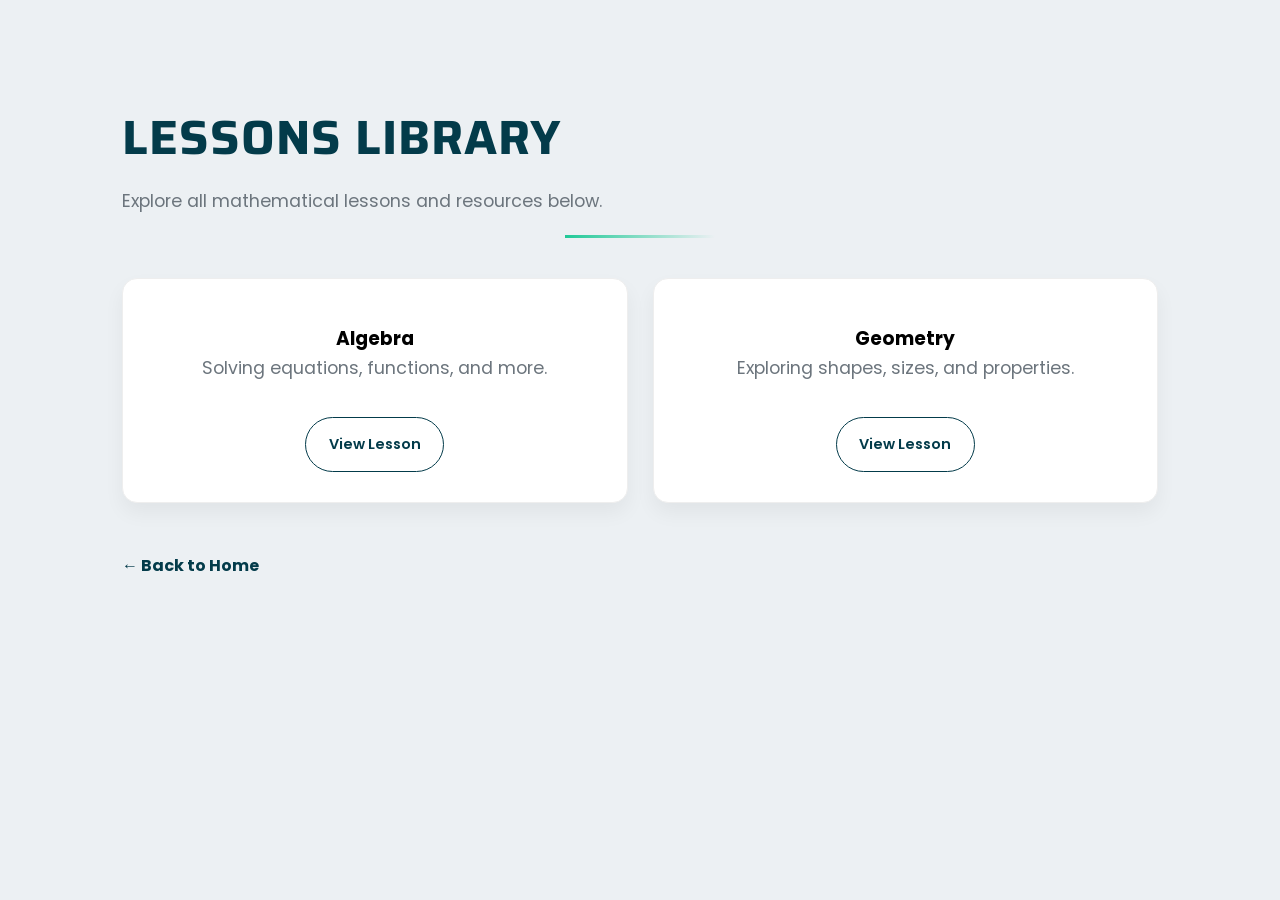
<file: index.htm>
<!DOCTYPE html>
<html lang="en">
<head>
    <meta charset="UTF-8">
    <meta name="viewport" content="width=device-width, initial-scale=1.0">
        <title>achraf darid</title>
    <link rel="stylesheet" href="styles.css">
</head>
<body>
    <header>
        <div class="container">
    <h1>Lessons Library</h1>
    <p>Explore all mathematical lessons and resources below.</p>
    <hr>

    <div class="lessons-grid">
        
        <div class="lesson-card">
            <div class="icon"><i class="fas fa-calculator"></i></div>
            <h3>Algebra</h3>
            <p>Solving equations, functions, and more.</p>
            <a href="ilyass.html" class="view-btn">View Lesson</a>
        </div>

        <div class="lesson-card">
            <div class="icon"><i class="fas fa-shapes"></i></div>
            <h3>Geometry</h3>
            <p>Exploring shapes, sizes, and properties.</p>
            <a href="index...html" class="view-btn">View Lesson</a>
        </div>
    </div>
    <a href="index.html" class="back-home">← Back to Home</a>
</div>
    </header>
</body>
</html>
</file>
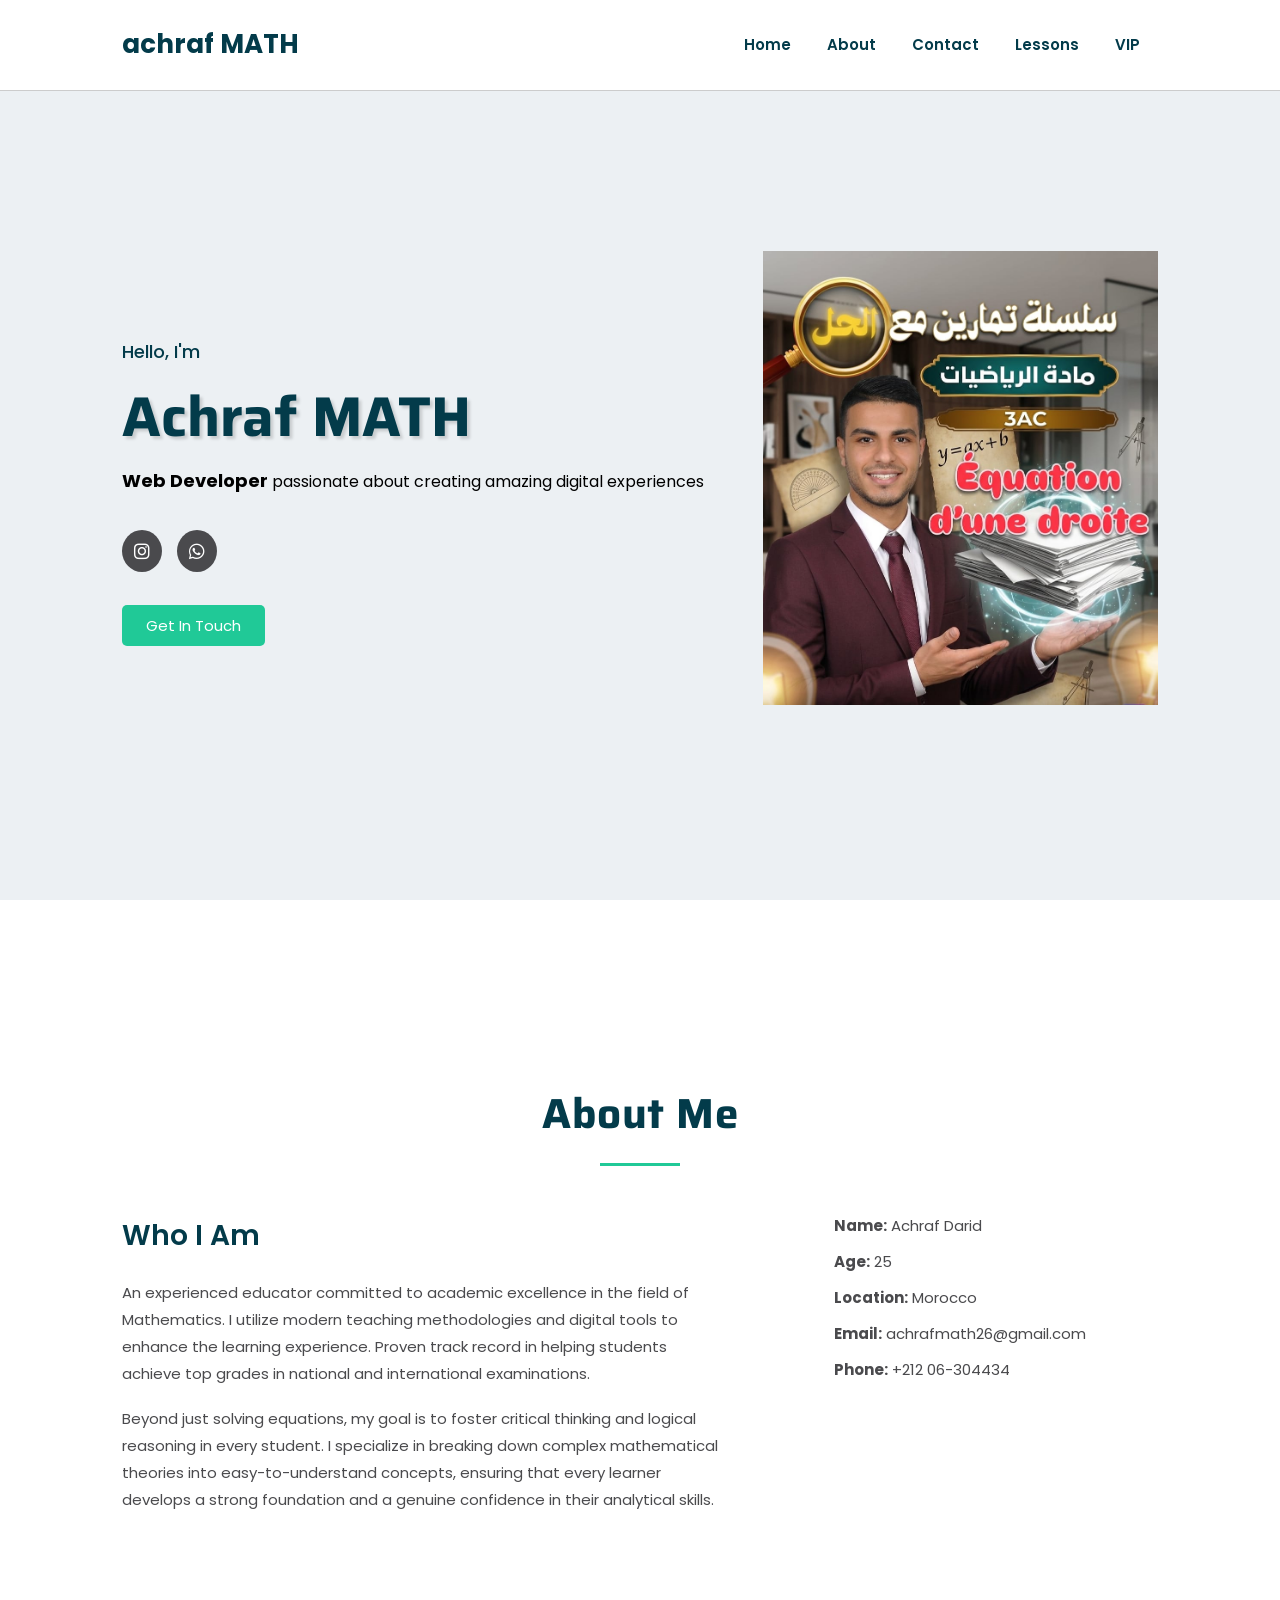
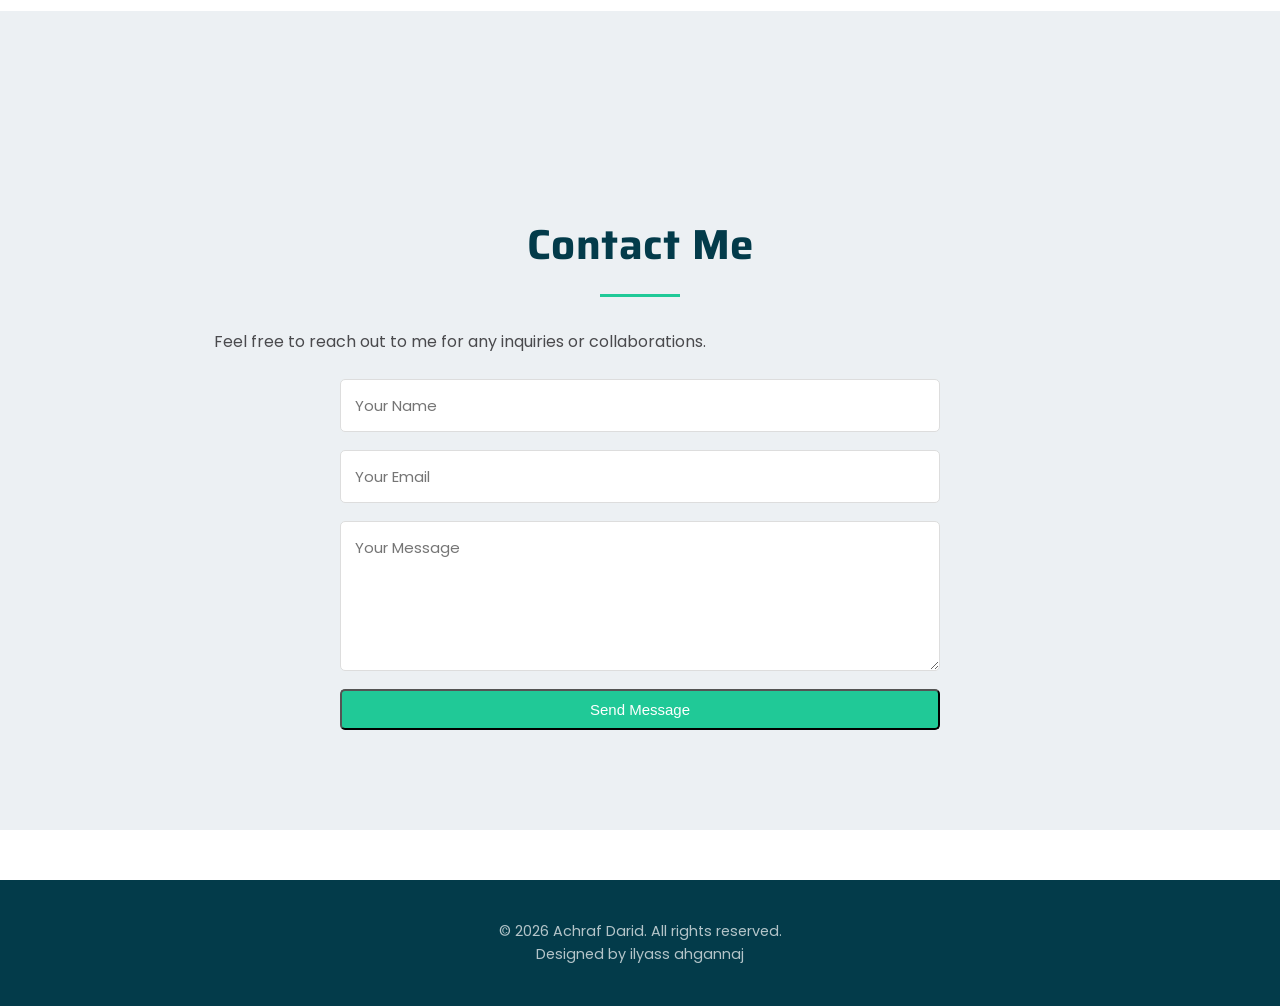
<file: index.html>
<!DOCTYPE html>
<html lang="en">

<head>
    <meta charset="UTF-8">
    <meta name="viewport" content="width=device-width, initial-scale=1.0">
    <title>achraf MATH</title>
    <link rel="stylesheet" href="styles.css">
    <link rel="stylesheet" href="https://cdnjs.cloudflare.com/ajax/libs/font-awesome/6.0.0/css/all.min.css">
</head>

<body>

    <header id="home">
        <div class="navbar">
            <nav class="container">
                <a href="#home" id="logo">achraf MATH</a>
                <ul id="nav-menu">
                    <li><a href="#home">Home</a></li>
                    <li><a href="#about">About</a></li>
                    <li><a href="#contact">Contact</a></li>
                    <li><a href="./index.htm">Lessons</a></li>
                    <li><a href="index....htm">VIP</a></li>
                </ul>
                <div class="hamburger" id="hamburger">
                    <span></span>
                    <span></span>
                    <span></span>
                </div>
            </nav>
        </div>
        <div class="header-content">
            <div class="content-text">
                <p class="title">Hello, I'm</p>
                <h1>Achraf MATH</h1>
                <p><span>Web Developer</span> passionate about creating amazing digital experiences</p>
                <div class="social">
                    <a href="https://www.instagram.com/achrafmath/"><i class="fab fa-instagram"></i></a>
                    <a href="https://wa.me/21206304434"><i class="fab fa-whatsapp"></i></a>
                </div>
                <a href="#contact" class="btn-primary">Get In Touch</a>
            </div>
            <div class="content-image">
                <img src="WhatsApp Image 2026-04-16 at 17.08.32.jpeg" alt="Achraf Dared">
            </div>
        </div>
    </header>

    <section id="about">
        <div class="container">
            <h2>About Me</h2>
            <hr>
            <div class="about-content">
                <div class="col-1">
                    <h3>Who I Am</h3>
                    <p>An experienced educator committed to academic excellence in the field of Mathematics. I utilize
                        modern teaching methodologies and digital tools to enhance the learning experience. Proven track
                        record in helping students achieve top grades in national and international examinations.</p>
                    <p>Beyond just solving equations, my goal is to foster critical thinking and logical reasoning in
                        every student. I specialize in breaking down complex mathematical theories into
                        easy-to-understand concepts, ensuring that every learner develops a strong foundation and a
                        genuine confidence in their analytical skills.</p>
                </div>
                <div class="col-2">
                    <p><strong>Name:</strong> Achraf Darid</p>
                    <p><strong>Age:</strong> 25</p>
                    <p><strong>Location:</strong> Morocco</p>
                    <p><strong>Email:</strong> achrafmath26@gmail.com</p>
                    <p><strong>Phone:</strong> +212 06-304434</p>
                </div>
            </div>
        </div>
    </section>

    <section id="contact">
        <div class="container">
            <h2>Contact Me</h2>
            <hr>
            <p>Feel free to reach out to me for any inquiries or collaborations.</p>
            <form id="my-form" action="https://formspree.io/f/mbdpbjwq" method="POST">
                <input type="text" name="name" placeholder="Your Name" required>
                <input type="email" name="email" placeholder="Your Email" required>
                <textarea name="message" placeholder="Your Message" required></textarea>

                <button type="submit" class="btn-primary">Send Message</button>
            </form>

            <script src="javascript.js"></script>
        </div>
    </section>

    <footer>
        <div class="footer-content">
            <p>&copy; 2026 Achraf Darid. All rights reserved.</p>
            <p>Designed by ilyass ahgannaj</p>
        </div>
    </footer>

    <script>
        const hamburger = document.getElementById('hamburger');
        const navMenu = document.getElementById('nav-menu');

        hamburger.addEventListener('click', () => {
            navMenu.classList.toggle('active');
            hamburger.classList.toggle('active');
        });
    </script>

</body>

</html>
</file>
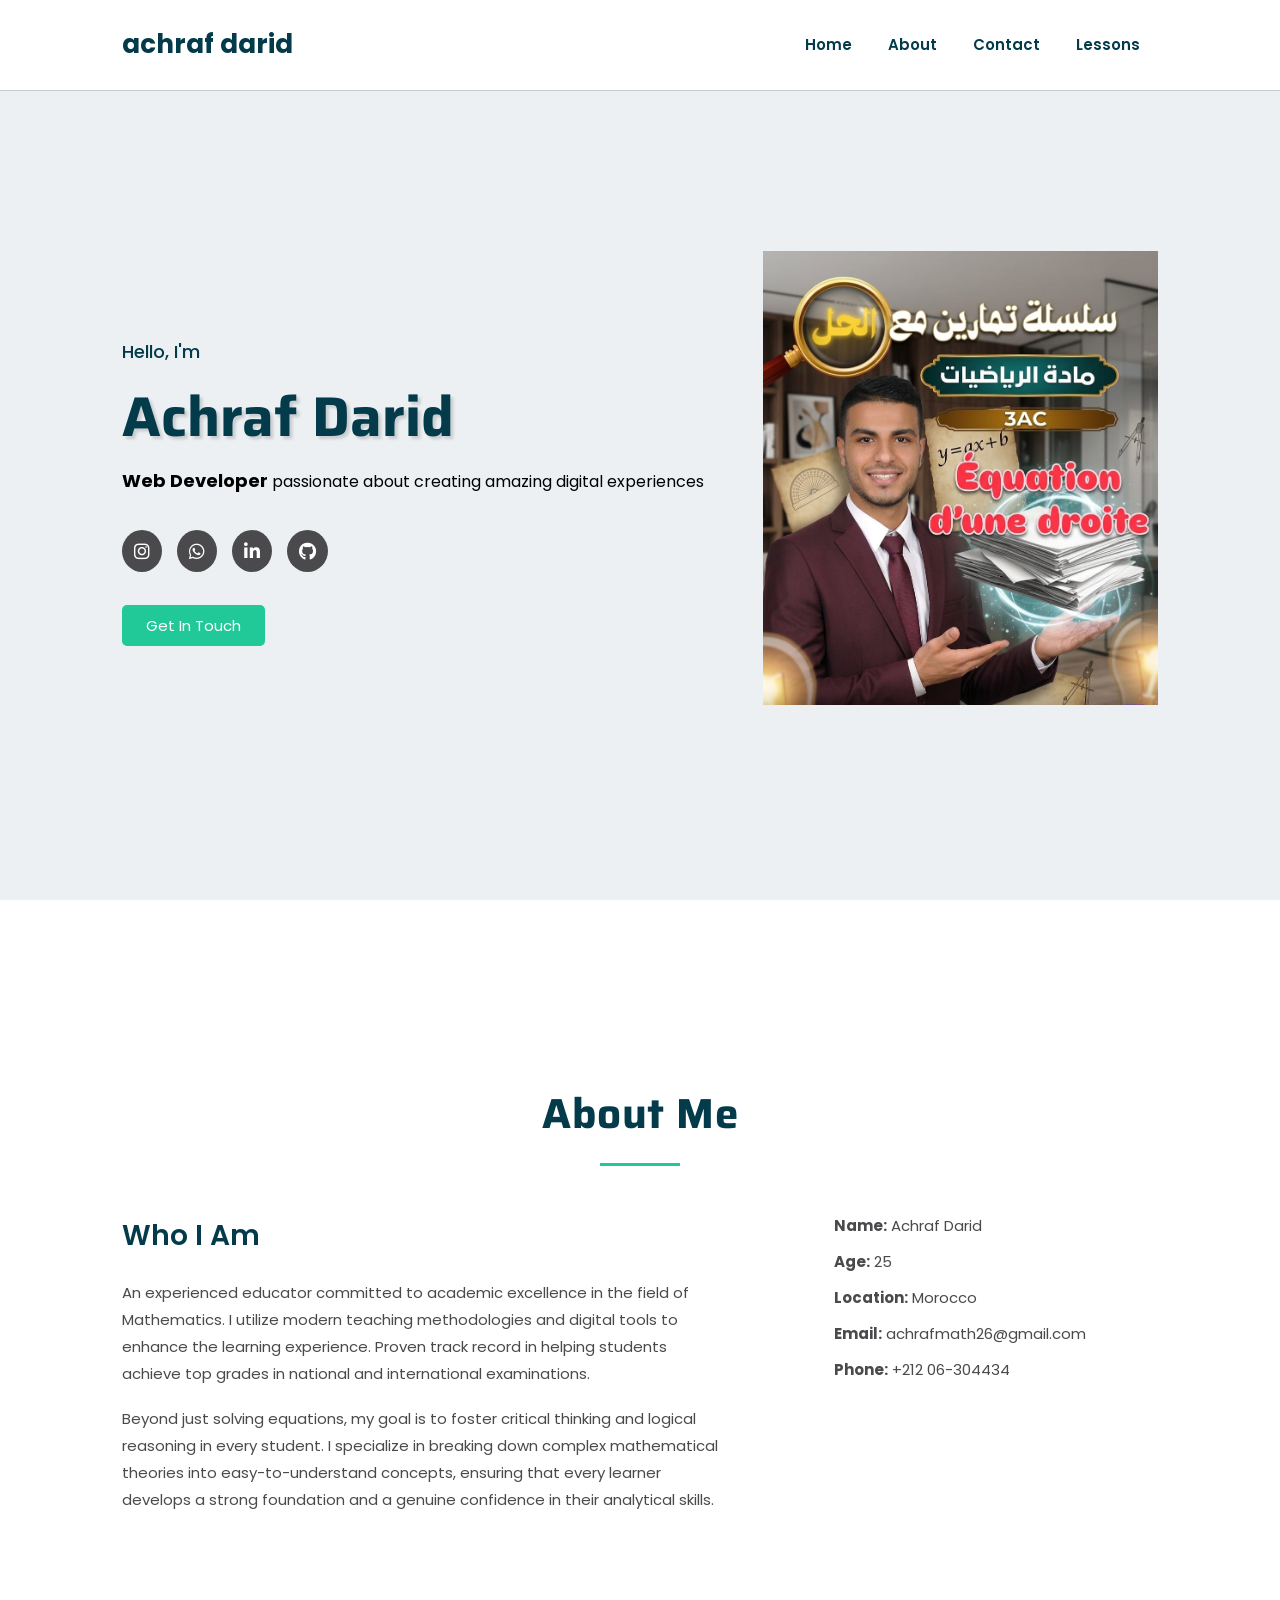
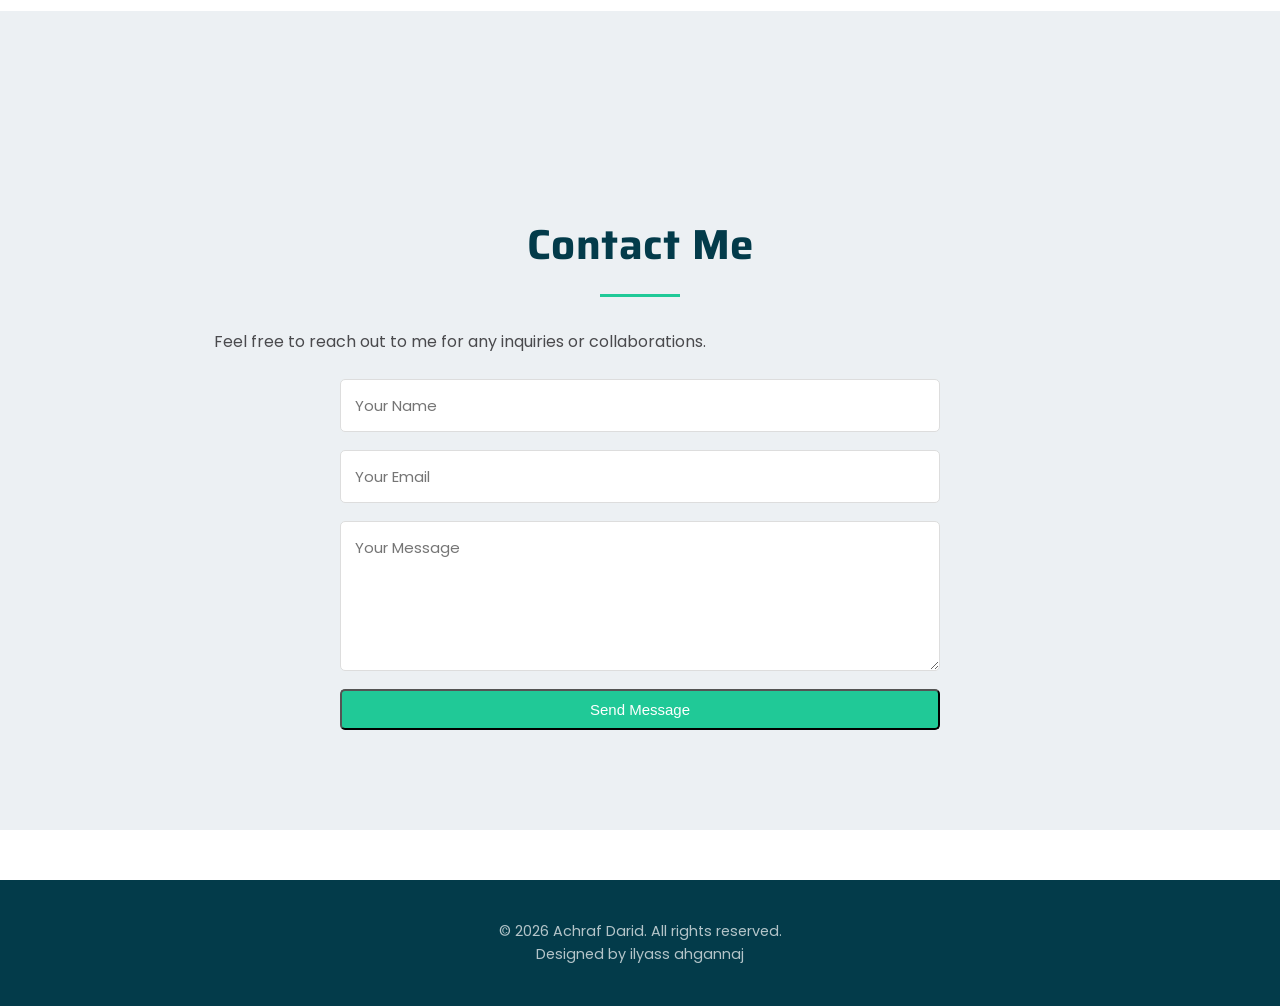
<file: achraf darid 2/index.html>
<!DOCTYPE html>
<html lang="en">

<head>
    <meta charset="UTF-8">
    <meta name="viewport" content="width=device-width, initial-scale=1.0">
    <title>achraf darid</title>
    <link rel="stylesheet" href="styles.css">
    <link rel="stylesheet" href="https://cdnjs.cloudflare.com/ajax/libs/font-awesome/6.0.0/css/all.min.css">
</head>

<body>

    <header id="home">
        <div class="navbar">
            <nav class="container">
                <a href="#home" id="logo">achraf darid</a>
                <ul id="nav-menu">
                    <li><a href="#home">Home</a></li>
                    <li><a href="#about">About</a></li>
                    <li><a href="#contact">Contact</a></li>
                    <li><a href="./index.htm">Lessons</a></li>
                </ul>
                <div class="hamburger" id="hamburger">
                    <span></span>
                    <span></span>
                    <span></span>
                </div>
            </nav>
        </div>
        <div class="header-content">
            <div class="content-text">
                <p class="title">Hello, I'm</p>
                <h1>Achraf Darid</h1>
                <p><span>Web Developer</span> passionate about creating amazing digital experiences</p>
                <div class="social">
                    <a href="https://www.instagram.com/achrafmath/"><i class="fab fa-instagram"></i></a>
                    <a href="https://wa.me/2126304434"><i class="fab fa-whatsapp"></i></a>
                    <a href="#"><i class="fab fa-linkedin-in"></i></a>
                    <a href="#"><i class="fab fa-github"></i></a>
                </div>
                <a href="#contact" class="btn-primary">Get In Touch</a>
            </div>
            <div class="content-image">
                <img src="WhatsApp Image 2026-04-16 at 17.08.32.jpeg" alt="Achraf Dared">
            </div>
        </div>
    </header>

    <section id="about">
        <div class="container">
            <h2>About Me</h2>
            <hr>
            <div class="about-content">
                <div class="col-1">
                    <h3>Who I Am</h3>
                    <p>An experienced educator committed to academic excellence in the field of Mathematics. I utilize
                        modern teaching methodologies and digital tools to enhance the learning experience. Proven track
                        record in helping students achieve top grades in national and international examinations.</p>
                    <p>Beyond just solving equations, my goal is to foster critical thinking and logical reasoning in
                        every student. I specialize in breaking down complex mathematical theories into
                        easy-to-understand concepts, ensuring that every learner develops a strong foundation and a
                        genuine confidence in their analytical skills.</p>
                </div>
                <div class="col-2">
                    <p><strong>Name:</strong> Achraf Darid</p>
                    <p><strong>Age:</strong> 25</p>
                    <p><strong>Location:</strong> Morocco</p>
                    <p><strong>Email:</strong> achrafmath26@gmail.com</p>
                    <p><strong>Phone:</strong> +212 06-304434</p>
                </div>
            </div>
        </div>
    </section>

    <section id="contact">
        <div class="container">
            <h2>Contact Me</h2>
            <hr>
            <p>Feel free to reach out to me for any inquiries or collaborations.</p>
            <form id="my-form" action="https://formspree.io/f/mbdpbjwq" method="POST">
                <input type="text" name="name" placeholder="Your Name" required>
                <input type="email" name="email" placeholder="Your Email" required>
                <textarea name="message" placeholder="Your Message" required></textarea>

                <button type="submit" class="btn-primary">Send Message</button>
            </form>

            <script src="javascript.js"></script>
        </div>
    </section>

<footer>
    <div class="footer-content">
        <p>&copy; 2026 Achraf Darid. All rights reserved.</p>
        <p>Designed by ilyass ahgannaj</p>
    </div>
</footer>

    <script>
        const hamburger = document.getElementById('hamburger');
        const navMenu = document.getElementById('nav-menu');

        hamburger.addEventListener('click', () => {
            navMenu.classList.toggle('active');
            hamburger.classList.toggle('active');
        });
    </script>

</body>

</html>
</file>
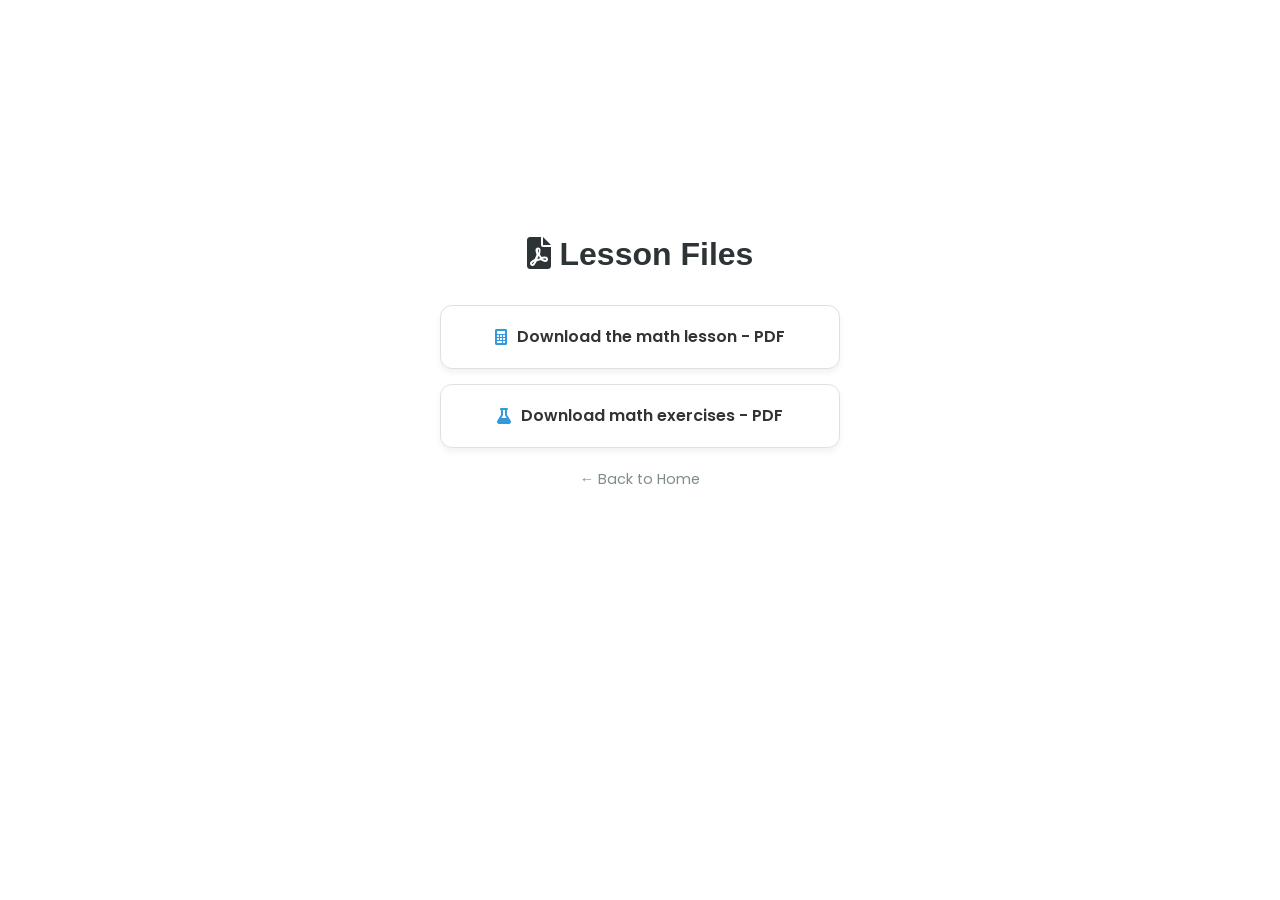
<file: ilyass......html>
<!DOCTYPE html>
<html lang="en">

<head>
    <meta charset="UTF-8">
    <meta name="viewport" content="width=device-width, initial-scale=1.0">
    <title>Third Preparatory Year - PDF</title>
    <link rel="stylesheet" href="styles.css">
    <link rel="stylesheet" href="https://cdnjs.cloudflare.com/ajax/libs/font-awesome/6.0.0/css/all.min.css">
</head>

<body>

    <div class="lesson-container">
        <h1><i class="fas fa-file-pdf"></i> Lesson Files</h1>
        
        <ul class="lesson-links">
            <li>
                <a href="files/math-lesson.pdf" target="_blank">
                    <i class="fas fa-calculator"></i> Download the math lesson - PDF
                </a>
            </li>
            <li>
                <a href="files/physics-lesson.pdf" target="_blank">
                    <i class="fas fa-flask"></i> Download math exercises - PDF
                </a>
            </li>
        </ul>

        <a href="index.html" class="back-link">← Back to Home</a>
    </div>

</body>

</html>
</file>
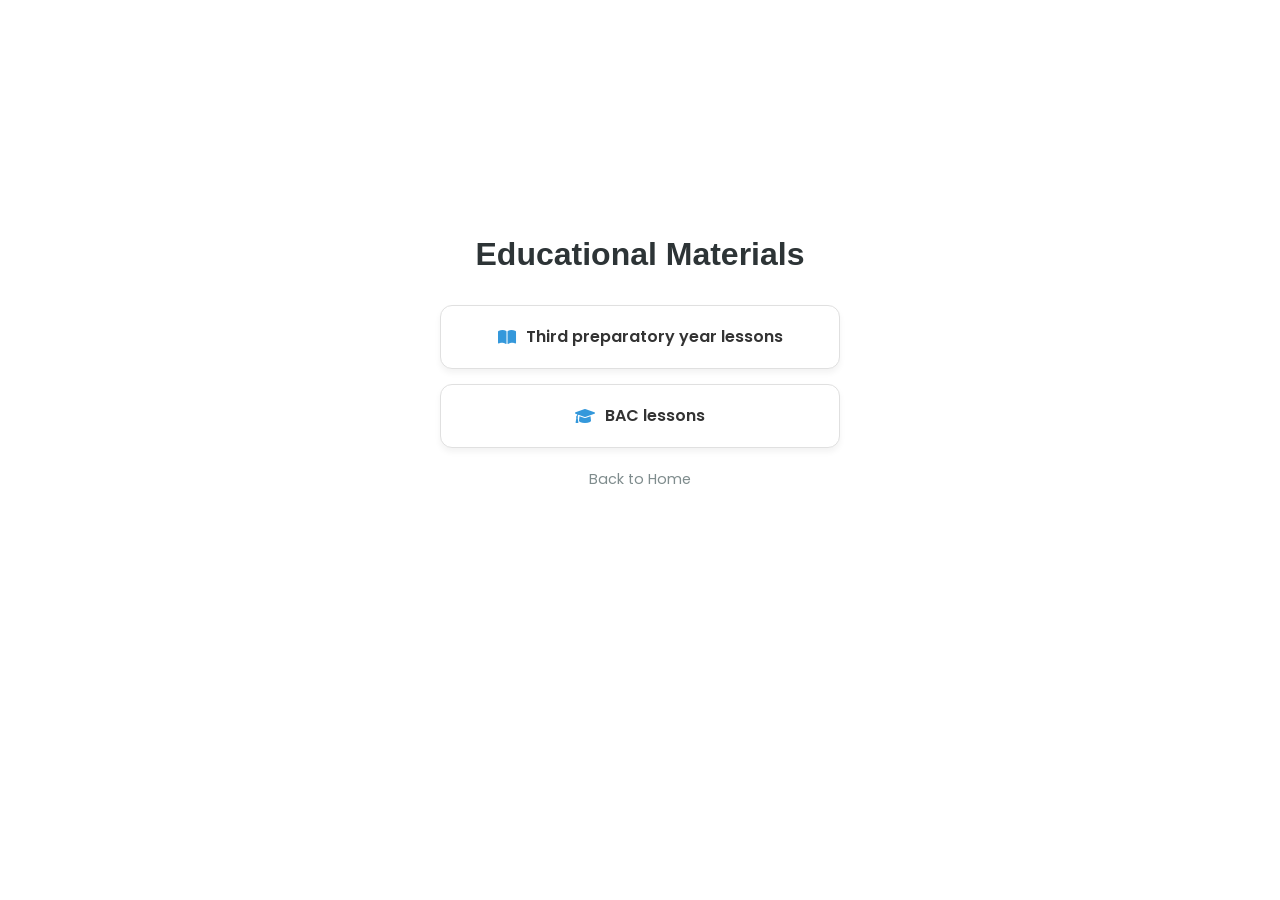
<file: ilyass.html>
<!DOCTYPE html>
<html lang="ar">

<head>
    <meta charset="UTF-8">
    <meta name="viewport" content="width=device-width, initial-scale=1.0">
    <title>My lessons - Achraf Darid</title>
    <link rel="stylesheet" href="styles.css">
    <link rel="stylesheet" href="https://cdnjs.cloudflare.com/ajax/libs/font-awesome/6.0.0/css/all.min.css">
</head>

<body>

    <div class="lesson-container">
        <h1>Educational Materials</h1>
        
        <ul class="lesson-links">
            <li>
                <a href="ilyass.htm">
                    <i class="fas fa-book-open"></i> Third preparatory year lessons
                </a>
            </li>
            <li>
                <a href="bac.html">
                    <i class="fas fa-graduation-cap"></i> BAC lessons
                </a>
            </li>
        </ul>
        
        <a href="index.html" class="back-link">Back to Home</a>
    </div>

</body>

</html>
</file>
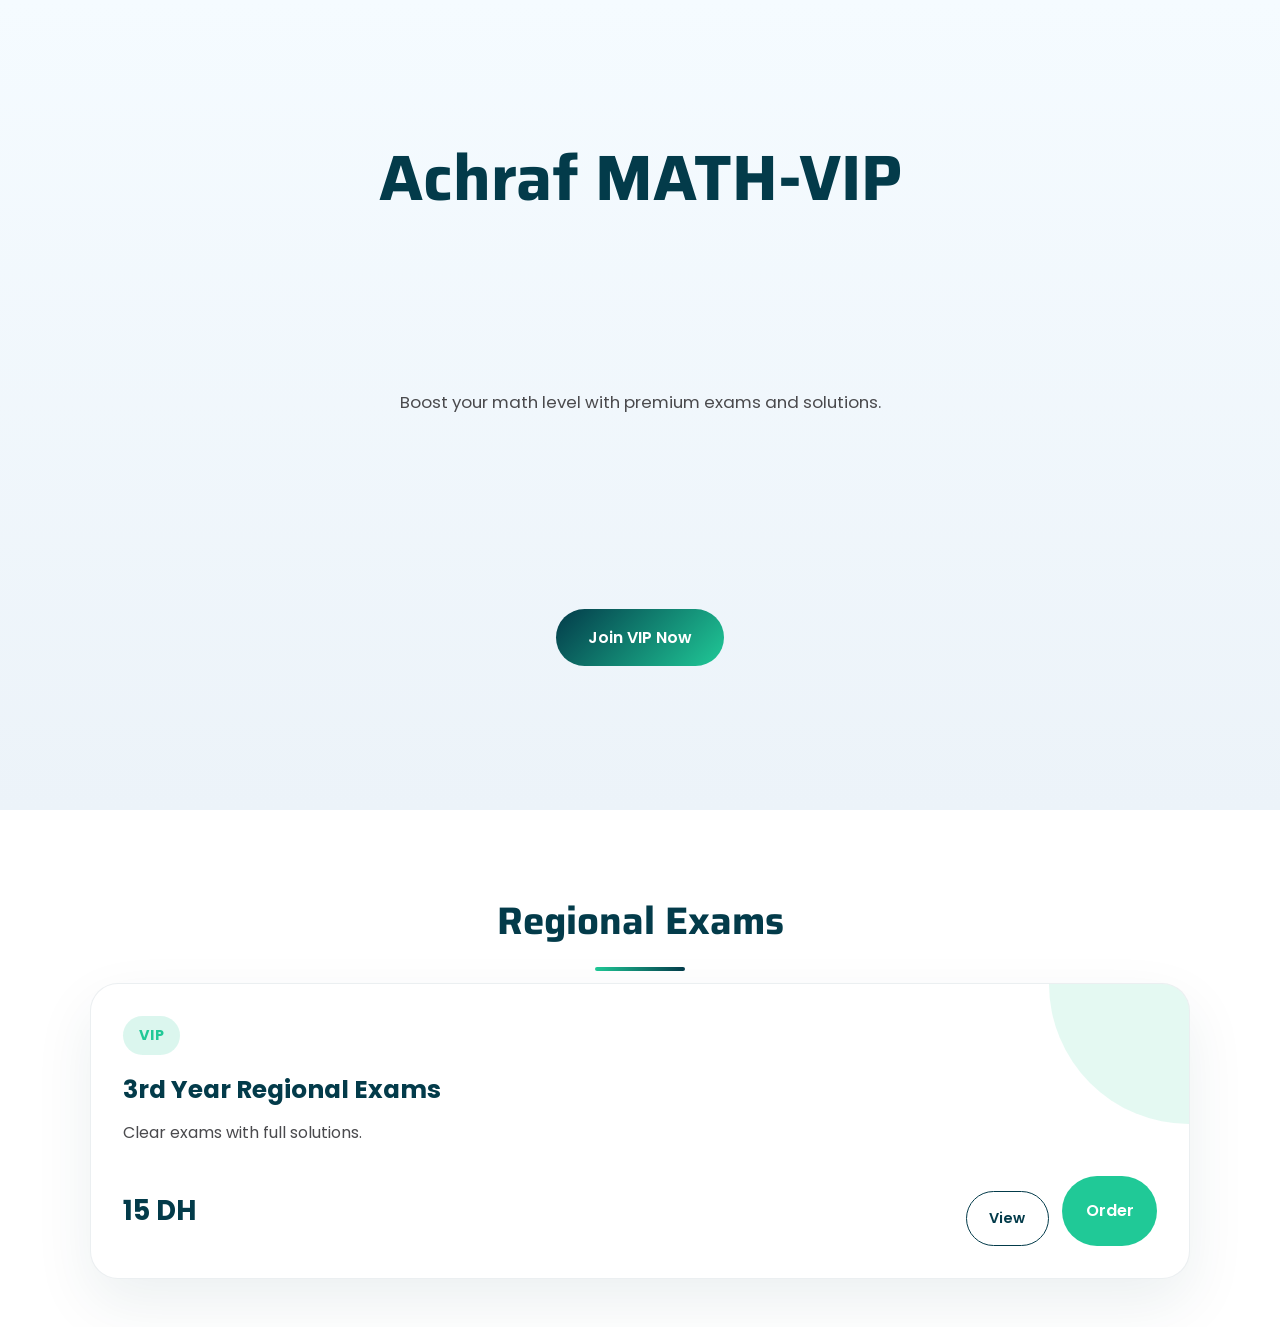
<file: index....htm>
<!DOCTYPE html>
<html lang="en">

<head>
    <meta charset="UTF-8">
    <meta name="viewport" content="width=device-width, initial-scale=1.0">
    <title>Achraf MATH-VIP</title>

    <link rel="stylesheet" href="styles.css">
</head>

<body>

    <!-- HERO -->
    <section class="hero">
        <h1>Achraf MATH-VIP</h1>
        <p>Boost your math level with premium exams and solutions.</p>

        <a href="https://wa.me/212786353269" class="main-btn">Join VIP Now</a>
    </section>

    <!-- SECTION -->
    <section class="shop-section">
        <h2 class="section-title">Regional Exams</h2>

        <div class="products-grid">

            <div class="product-card">
                <span class="badge">VIP</span>
                <h3>3rd Year Regional Exams</h3>
                <p>Clear exams with full solutions.</p>

                <div class="product-action">
                    <span class="price">15 DH</span>

                    <div class="buttons">
                        <a href="#" class="view-btn" onclick="openPDF('pdf.pdf')">View</a>
                        <a href="https://wa.me/212786353269" class="shop-btn">Order</a>
                    </div>
                </div>
            </div>

        </div>
    </section>

    <!-- PDF MODAL -->
    <div id="pdfModal" class="pdf-modal">
        <div class="pdf-content">

            <span class="close-btn">&times;</span>

            <iframe id="pdfViewer"></iframe>

        </div>
    </div>

    <!-- JS -->
    <script>
        document.addEventListener("DOMContentLoaded", function () {

            function openPDF(pdfPath) {
                document.getElementById("pdfModal").style.display = "block";
                document.getElementById("pdfViewer").src = pdfPath;
            }

            window.openPDF = openPDF;

            const closeBtn = document.querySelector(".close-btn");
            const modal = document.getElementById("pdfModal");
            const viewer = document.getElementById("pdfViewer");

            closeBtn.addEventListener("click", function () {
                modal.style.display = "none";
                viewer.src = "";
            });

            window.addEventListener("click", function (event) {
                if (event.target === modal) {
                    modal.style.display = "none";
                    viewer.src = "";
                }
            });

        });
    </script>

</body>

</html>
</file>
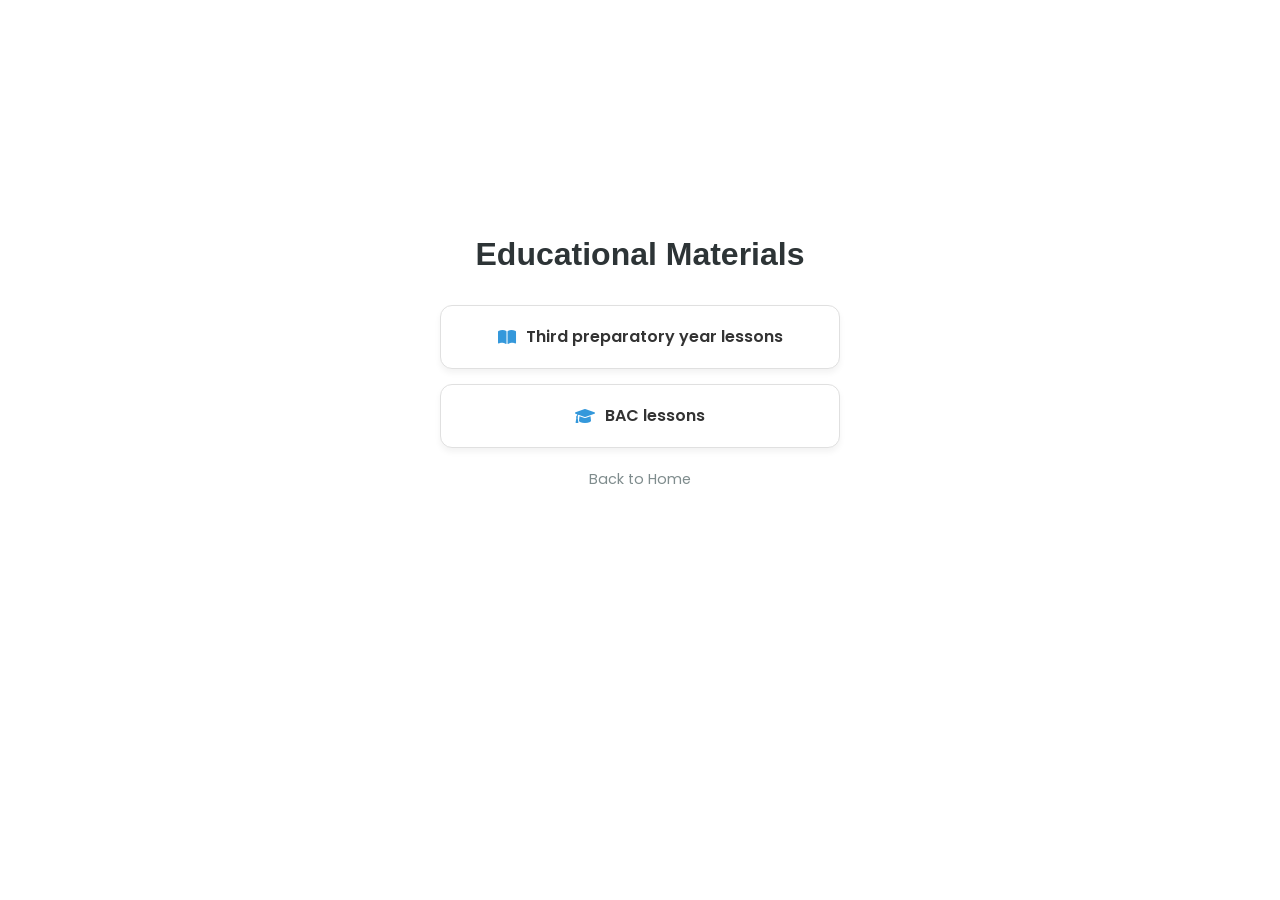
<file: index....html>
<!DOCTYPE html>
<html lang="ar">

<head>
    <meta charset="UTF-8">
    <meta name="viewport" content="width=device-width, initial-scale=1.0">
    <title>My lessons - Achraf Darid</title>
    <link rel="stylesheet" href="styles.css">
    <link rel="stylesheet" href="https://cdnjs.cloudflare.com/ajax/libs/font-awesome/6.0.0/css/all.min.css">
</head>

<body>

    <div class="lesson-container">
        <h1>Educational Materials</h1>
        
        <ul class="lesson-links">
            <li>
                <a href="index.....html">
                    <i class="fas fa-book-open"></i> Third preparatory year lessons
                </a>
            </li>
            <li>
                <a href="index......html">
                    <i class="fas fa-graduation-cap"></i> BAC lessons
                </a>
            </li>
        </ul>
        
        <a href="index.html" class="back-link">Back to Home</a>
    </div>

</body>

</html>
</file>
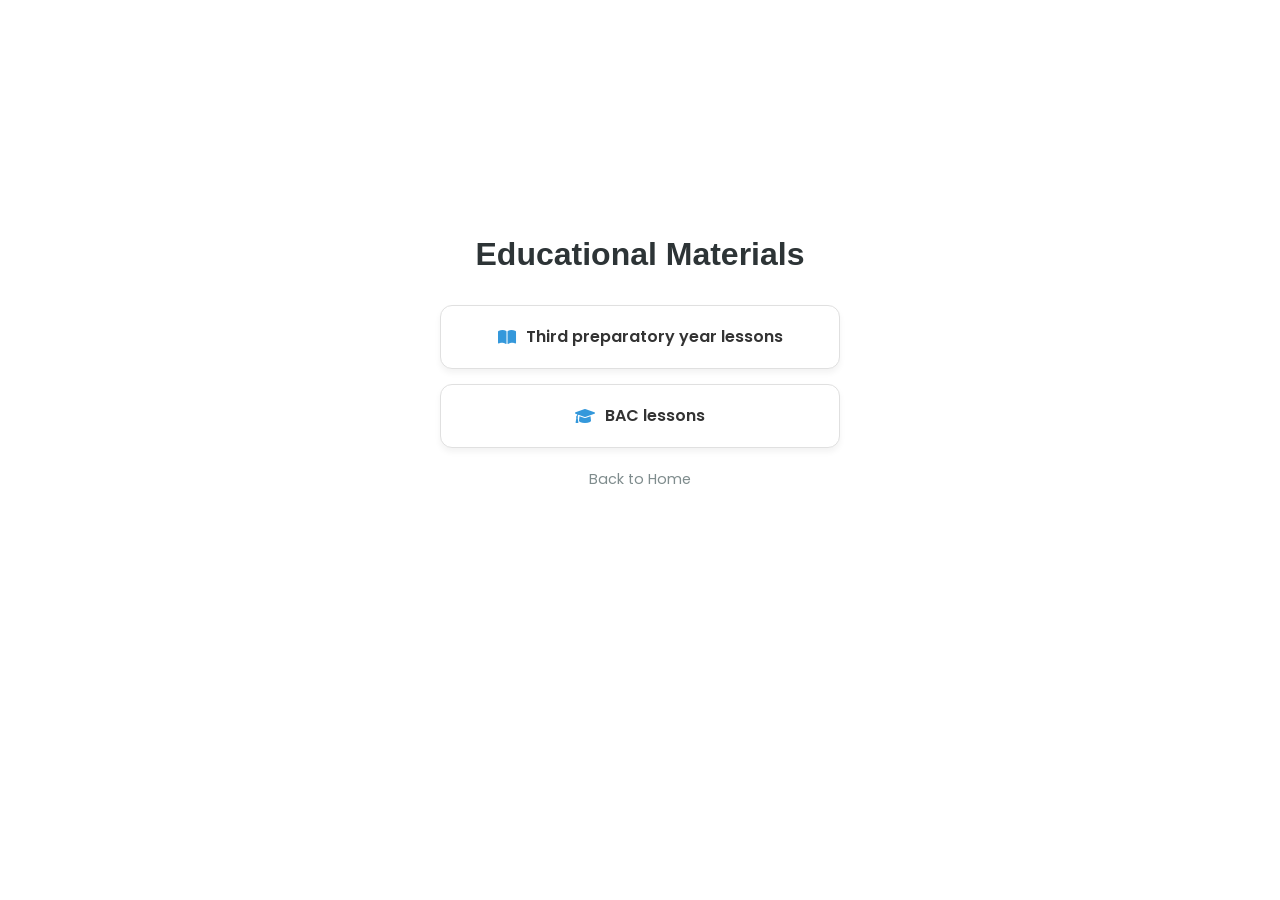
<file: index...html>
<!DOCTYPE html>
<html lang="ar">

<head>
    <meta charset="UTF-8">
    <meta name="viewport" content="width=device-width, initial-scale=1.0">
    <title>My lessons - Achraf Darid</title>
    <link rel="stylesheet" href="styles.css">
    <link rel="stylesheet" href="https://cdnjs.cloudflare.com/ajax/libs/font-awesome/6.0.0/css/all.min.css">
</head>

<body>

    <div class="lesson-container">
        <h1>Educational Materials</h1>
        
        <ul class="lesson-links">
            <li>
                <a href="ilyass.htm">
                    <i class="fas fa-book-open"></i> Third preparatory year lessons
                </a>
            </li>
            <li>
                <a href="ilyass....html">
                    <i class="fas fa-graduation-cap"></i> BAC lessons
                </a>
            </li>
        </ul>
        
        <a href="index.html" class="back-link">Back to Home</a>
    </div>

</body>

</html>
</file>
<file: styles.css>
﻿@import url('https://fonts.googleapis.com/css2?family=Poppins:wght@300;400;500;600;700&family=Saira:ital,wght@0,700;1,700&display=swap');

:root {
    --primary-color: #033b4a;
    --secondary-color: #20c997;
    --gray: #4a4a4d;
    --bg-primary: #ecf0f3;
}

*{margin:0;padding:0;box-sizing:border-box}
body{font-family:'Poppins',sans-serif;line-height:1.6}
h1,h2{font-family:'Saira',sans-serif}
ul{list-style:none}
a{text-decoration:none}

html {
    scroll-behavior: smooth;
}

.container{max-width:1100px;margin:auto;padding:0 2rem}
.btn-primary{background-color:var(--secondary-color);color:#fff;padding:10px 24px;font-size:15px;border-radius:5px;transition:all 0.3s ease;cursor:pointer}
.btn-primary:hover{background-color:#15a076}

header{background-color:var(--bg-primary);height:100vh}
header .navbar{background-color:#fff;border-bottom:1px solid #ccc;position:fixed;width:100%;z-index:999}
header .navbar nav{display:flex;justify-content:space-between;align-items:center;margin:auto;padding:1.5rem 2rem;max-width:1100px}
#home #logo{color:var(--primary-color);font-size:26px;font-weight:700}
header .navbar nav ul{display:flex;align-items:center}
header .navbar nav ul a{margin:0 18px;color:var(--primary-color);font-weight:600;font-size:15px}

header .header-content{display:grid;grid-template-columns:1.5fr 1fr;align-items:center;max-width:1100px;margin:auto;padding:6rem 2rem 2rem;height:100%;gap:3rem}
header .header-content .content-text{line-height:1.8}
header .header-content img{max-width:420px;width:100%;height:auto}

#home .header-content p{font-size:16px;margin-bottom:10px}
#home .header-content p span{font-weight:700;font-size:18px;display:inline}
#home .header-content h1{font-size:56px;color:var(--primary-color);text-shadow:3px 3px 3px rgba(0,0,0,0.15);margin:15px 0;line-height:1.2}
#home .header-content .title{font-size:18px;color:var(--primary-color);margin:12px 0;font-weight:500}
#home .header-content .social{margin:2rem 0 2.5rem 0;display:flex;gap:15px}
#home .header-content .social a i{font-size:18px;padding:12px;background-color:var(--gray);color:#fff;border-radius:50%;transition:all 0.3s ease}
#home .header-content .social a i:hover{transform:scale(1.1);background-color:var(--secondary-color)}

#about{padding:5rem 0}
#about h2{text-align:center;font-size:42px;color:var(--primary-color);font-weight:700;letter-spacing:0.5px;margin-bottom:1rem}
#about hr{width:80px;height:3px;background-color:var(--secondary-color);border:none;margin:0 auto 2rem}
#about .about-content{margin-top:3rem;display:grid;grid-template-columns:2fr 1fr;column-gap:4rem}
#about .about-content .col-1 h3{font-size:28px;color:var(--primary-color);margin-bottom:20px;font-weight:600}
#about .about-content .col-1 p{color:var(--gray);margin-bottom:18px;line-height:1.8;font-size:15px}
#about .about-content .col-2 p{color:var(--gray);margin-bottom:12px;font-size:15px}

#contact{padding:5rem 0;background-color:var(--bg-primary)}
#contact h2{text-align:center;font-size:42px;color:var(--primary-color);font-weight:700;letter-spacing:0.5px;margin-bottom:1rem}
#contact hr{width:80px;height:3px;background-color:var(--secondary-color);border:none;margin:0 auto 2rem}
#contact p{text-align:center;color:var(--gray);margin:1.5rem 0;font-size:16px}
#contact form{max-width:600px;margin:0 auto;display:flex;flex-direction:column}
#contact form input,#contact form textarea{padding:14px;margin-bottom:18px;border:1px solid #ddd;border-radius:5px;font-family:'Poppins',sans-serif;font-size:15px;transition:border 0.3s}
#contact form input:focus,#contact form textarea:focus{outline:none;border-color:var(--secondary-color)}
#contact form textarea{height:150px;resize:vertical}

footer{background-color:var(--primary-color);color:#fff;text-align:center;padding:2.5rem 0;font-size:14px}

.hamburger{display:none;flex-direction:column;cursor:pointer;gap:5px}
.hamburger span{width:24px;height:2.5px;background-color:var(--primary-color);transition:0.3s}
.hamburger.active span:nth-child(1){transform:rotate(-45deg) translate(-6px,7px)}
.hamburger.active span:nth-child(2){opacity:0}
.hamburger.active span:nth-child(3){transform:rotate(45deg) translate(-5px,-6px)}
#nav-menu.active{display:flex!important}

@media(max-width:1200px){
header .header-content{gap:2rem;padding:5rem 1.5rem 2rem}
#about .about-content{column-gap:3rem}
}

@media(max-width:1024px){
.container{max-width:95%;padding:0 1.5rem}
header .header-content{grid-template-columns:1.3fr 1fr;gap:2rem;padding:4.5rem 1.5rem}
#home .header-content h1{font-size:48px}
header .header-content img{max-width:350px}
#about h2,#contact h2{font-size:38px}
}

@media(max-width:768px){
header{height:auto;min-height:100vh;overflow-x:hidden}
.container{padding:0 1rem;max-width:100%;box-sizing:border-box}
header .navbar{position:fixed;top:0;width:100%;z-index:1000}
header .navbar nav{padding:1rem;max-width:100%;box-sizing:border-box}
#home #logo{font-size:22px}
header .navbar nav ul{position:absolute;top:100%;left:0;width:100%;background-color:#fff;flex-direction:column;display:none;padding:1rem 0;box-shadow:0 2px 5px rgba(0,0,0,0.1);box-sizing:border-box}
header .navbar nav ul li{padding:8px 0}
header .navbar nav ul a{margin:0;padding:10px 20px;display:block;font-size:14px}
.hamburger{display:flex}
header .header-content{display:flex;flex-direction:column;align-items:center;text-align:center;padding:5.5rem 1rem 1.5rem;gap:1.5rem;min-height:calc(100vh - 80px);justify-content:center}
.content-text{display:flex;flex-direction:column;align-items:center;text-align:center;width:100%;max-width:400px}
#home .header-content p span{display:inline;font-size:16px}
#home .header-content h1{font-size:36px;margin:10px 0;text-align:center}
#home .header-content p{font-size:14px;margin:8px 0;text-align:center}
#home .header-content .title{font-size:14px;margin:6px 0;text-align:center}
#home .header-content .social{margin:1.2rem 0;display:flex;justify-content:center;gap:10px}
#home .header-content .social a i{font-size:16px;padding:10px}
.content-image{display:flex;justify-content:center;width:100%}
header .header-content img{max-width:280px;margin:0 auto;max-height:300px;object-fit:cover}
.btn-primary{display:inline-block;margin-top:1rem}
#about{padding:3rem 0}
#about h2{font-size:28px;text-align:center}
#about hr{width:60px;margin:0 auto 1.5rem}
#about .about-content{display:flex;flex-direction:column;gap:1.5rem;align-items:center;text-align:center}
#about .about-content .col-1 h3{font-size:20px;margin-bottom:15px}
#about .about-content .col-1 p,#about .about-content .col-2 p{font-size:14px;margin-bottom:12px;text-align:left;max-width:400px}
#contact{padding:3rem 0}
#contact h2{font-size:28px;text-align:center}
#contact hr{width:60px;margin:0 auto 1.5rem}
#contact p{font-size:14px;margin:1rem 0;text-align:center}
#contact form{padding:0;max-width:100%;display:flex;flex-direction:column;align-items:center}
#contact form input,#contact form textarea{font-size:14px;margin-bottom:12px;width:100%;max-width:400px}
footer{padding:1.5rem 0;font-size:13px;text-align:center}
}

@media(max-width:600px){
header .navbar nav{padding:0.8rem 1rem}
#home #logo{font-size:20px}
header .navbar nav ul a{padding:10px 18px;font-size:13px;margin:0}
header .header-content{padding:5rem 0.8rem 1rem;gap:1rem}
#home .header-content h1{font-size:32px;margin:8px 0}
#home .header-content p{font-size:13px;line-height:1.5;margin:6px 0}
#home .header-content p span{font-size:14px}
#home .header-content .title{font-size:13px;margin:4px 0}
.btn-primary{padding:8px 16px;font-size:13px}
header .header-content img{max-width:240px;margin:0.8rem auto}
#about h2,#contact h2{font-size:24px}
#about hr,#contact hr{width:50px;margin:0 auto 1rem}
#about .about-content .col-1 h3{font-size:18px;margin-bottom:12px}
#about .about-content .col-1 p,#about .about-content .col-2 p{font-size:13px;margin-bottom:10px}
#contact form input,#contact form textarea{padding:12px;font-size:13px;margin-bottom:10px}
#contact form textarea{height:120px}
}

@media(max-width:480px){
header .navbar nav{padding:0.7rem}
#home #logo{font-size:18px}
header .navbar nav ul a{padding:8px 15px;font-size:12px}
header .header-content{padding:4.5rem 0.5rem 0.8rem;gap:0.8rem}
#home .header-content h1{font-size:28px;margin:6px 0}
#home .header-content p{font-size:12px;line-height:1.4;margin:4px 0}
#home .header-content p span{font-size:13px}
#home .header-content .title{font-size:12px}
#home .header-content .social{margin:0.8rem 0}
#home .header-content .social a i{font-size:15px;padding:8px;margin-right:8px}
header .header-content img{max-width:200px;margin:0.6rem auto}
#about{padding:2rem 0}
#about h2{font-size:22px}
#about hr{width:40px;margin:0 auto 1rem}
#about .about-content{row-gap:1rem}
#about .about-content .col-1 h3{font-size:18px;margin-bottom:10px}
#about .about-content .col-1 p,#about .about-content .col-2 p{font-size:12px;margin-bottom:8px}
#contact{padding:2rem 0}
#contact h2{font-size:22px}
#contact hr{width:40px;margin:0 auto 1rem}
#contact p{font-size:12px;margin:0.8rem 0}
#contact form input,#contact form textarea{margin-bottom:10px;font-size:12px;padding:10px}
#contact form textarea{height:100px}
footer{padding:1.2rem 0;font-size:12px}
}

.lessons-grid {
    display: grid;
    grid-template-columns: repeat(auto-fit, minmax(250px, 1fr));
    gap: 25px;
    margin-top: 40px;
}

.lesson-card {
    background: #fff;
    padding: 30px;
    border-radius: 15px;
    text-align: center;
    box-shadow: 0 10px 20px rgba(0,0,0,0.05);
    transition: 0.3s;
    border: 1px solid #eee;
}

.lesson-card:hover {
    transform: translateY(-10px);
    border-color: #20c997;
}

.lesson-card .icon {
    font-size: 40px;
    color: #20c997;
    margin-bottom: 15px;
}

.view-btn {
    display: inline-block;
    margin-top: 15px;
    padding: 8px 20px;
    background: #033b4a;
    color: #fff;
    text-decoration: none;
    border-radius: 5px;
    font-size: 0.9rem;
}

.back-home {
    display: inline-block;
    margin-top: 50px;
    color: #033b4a;
    text-decoration: none;
    font-weight: bold;
}

.container h1 {
    font-family: 'Saira', sans-serif;
    font-size: 3rem;
    color: #033b4a; 
    margin-bottom: 10px;
    text-transform: uppercase;
    letter-spacing: 1px;
}

.container p {
    font-size: 1.1rem;
    color: #6c757d; 
    margin-bottom: 20px;
    max-width: 600px;
}

hr {
    border: 0;
    height: 3px;
    background: linear-gradient(to right, #20c997, transparent);
    margin-bottom: 40px;
    width: 150px; 
    margin: 0 auto 40px auto;
}

.container {
    padding-top: 100px;
    text-align: left; 
}
#contact {
    padding: 100px 10%;
    min-height: auto; 
    background-color: #ecf0f3; 
}

footer {
    background-color: #033b4a;  
    color: #ffffff;
    padding: 40px 0;
    text-align: center;
    width: 100%;
    margin-top: 50px; 
}

footer p {
    font-size: 0.9rem;
    opacity: 0.7;
}





.lesson-container {
    display: flex;
    flex-direction: column;
    align-items: center;
    justify-content: center;
    min-height: 80vh;
    padding: 20px;
    direction: ltr;
}

.lesson-container h1 {
    font-family: 'Segoe UI', sans-serif;
    color: #2d3436;
    margin-bottom: 25px;
}

.lesson-links {
    list-style: none;
    width: 100%;
    max-width: 400px;
    display: flex;
    flex-direction: column;
    gap: 15px;
    padding: 0;
}

.lesson-links li a {
    display: flex;
    align-items: center;
    justify-content: center;
    background-color: #ffffff;
    color: #333;
    text-decoration: none;
    padding: 18px;
    border-radius: 12px;
    font-weight: 600;
    box-shadow: 0 4px 6px rgba(0, 0, 0, 0.05);
    border: 1px solid #e0e0e0;
    transition: all 0.3s ease;
}

.lesson-links li a:hover {
    background-color: #3498db;
    color: white;
    transform: translateY(-3px);
}

.lesson-links li a i {
    margin-right: 10px;
    color: #3498db;
}

.lesson-links li a:hover i {
    color: white;
}


.back-link {
    margin-top: 20px;
    color: #7f8c8d;
    text-decoration: none;
    font-size: 0.9rem;
}

.back-link:hover {
    text-decoration: underline;
}

/* VIP product page responsive interface */
.hero {
    min-height: 90vh;
    display: grid;
    place-items: center;
    text-align: center;
    padding: 4rem 1.5rem;
    background: linear-gradient(180deg, #f6fbff 0%, #ecf3f9 100%);
}

.hero h1 {
    font-family: 'Saira', sans-serif;
    font-size: clamp(2.8rem, 5vw, 4.2rem);
    color: var(--primary-color);
    margin-bottom: 1rem;
    line-height: 1.05;
}

.hero p {
    max-width: 720px;
    margin: 0 auto 2rem;
    color: var(--gray);
    font-size: 1rem;
    line-height: 1.8;
}

.main-btn {
    display: inline-flex;
    align-items: center;
    justify-content: center;
    padding: 1rem 2rem;
    border-radius: 999px;
    background: linear-gradient(135deg, var(--primary-color), var(--secondary-color));
    color: #fff;
    font-size: 1rem;
    font-weight: 600;
    border: none;
    transition: transform 0.25s ease, box-shadow 0.25s ease;
}

.main-btn:hover {
    transform: translateY(-2px);
    box-shadow: 0 18px 40px rgba(32, 201, 151, 0.25);
}

.shop-section {
    padding: 5rem 1.5rem 3rem;
}

.section-title {
    font-size: clamp(2rem, 3vw, 2.6rem);
    color: var(--primary-color);
    text-align: center;
    margin-bottom: 0.75rem;
}

.section-title::after {
    content: '';
    display: block;
    width: 90px;
    height: 4px;
    margin: 1rem auto 0;
    border-radius: 999px;
    background: linear-gradient(90deg, var(--secondary-color), var(--primary-color));
}

.products-grid {
    margin-top: 3rem;
    display: grid;
    grid-template-columns: repeat(auto-fit, minmax(280px, 1fr));
    gap: 1.75rem;
    max-width: 1100px;
    margin: 0 auto;
}

.product-card {
    position: relative;
    background: #fff;
    border: 1px solid rgba(3, 59, 74, 0.08);
    border-radius: 28px;
    padding: 2rem;
    box-shadow: 0 24px 60px rgba(3, 59, 74, 0.08);
    overflow: hidden;
}

.product-card::before {
    content: '';
    position: absolute;
    top: 0;
    right: 0;
    width: 140px;
    height: 140px;
    background: rgba(32, 201, 151, 0.12);
    border-bottom-left-radius: 100%;
}

.badge {
    position: relative;
    z-index: 1;
    display: inline-flex;
    align-items: center;
    justify-content: center;
    padding: 0.45rem 1rem;
    border-radius: 999px;
    background: rgba(32, 201, 151, 0.16);
    color: var(--secondary-color);
    font-weight: 700;
    letter-spacing: 0.02em;
    margin-bottom: 1.25rem;
}

.product-card h3 {
    position: relative;
    z-index: 1;
    margin-bottom: 0.85rem;
    font-size: 1.55rem;
    color: var(--primary-color);
    line-height: 1.2;
}

.product-card p {
    position: relative;
    z-index: 1;
    color: var(--gray);
    margin-bottom: 1.75rem;
    line-height: 1.8;
}

.product-action {
    position: relative;
    z-index: 1;
    display: flex;
    align-items: center;
    justify-content: space-between;
    gap: 1rem;
    flex-wrap: wrap;
}

.price {
    font-size: 1.7rem;
    font-weight: 700;
    color: var(--primary-color);
}

.buttons {
    display: flex;
    gap: 0.85rem;
    flex-wrap: wrap;
}

.view-btn,
.shop-btn {
    display: inline-flex;
    align-items: center;
    justify-content: center;
    padding: 0.95rem 1.4rem;
    border-radius: 999px;
    font-weight: 600;
    border: 1px solid transparent;
    transition: all 0.25s ease;
}

.view-btn {
    background: transparent;
    color: var(--primary-color);
    border-color: var(--primary-color);
}

.view-btn:hover {
    background: var(--primary-color);
    color: #fff;
}

.shop-btn {
    background: var(--secondary-color);
    color: #fff;
}

.shop-btn:hover {
    transform: translateY(-1px);
    box-shadow: 0 16px 34px rgba(32, 201, 151, 0.2);
}

.pdf-modal {
    display: none;
    position: fixed;
    inset: 0;
    z-index: 1000;
    background: rgba(10, 25, 40, 0.62);
    padding: 1.5rem;
    overflow-y: auto;
}

.pdf-content {
    width: min(1100px, 100%);
    margin: 2.5rem auto;
    background: #fff;
    border-radius: 24px;
    overflow: hidden;
    box-shadow: 0 30px 80px rgba(3, 59, 74, 0.16);
}

.close-btn {
    display: inline-flex;
    align-items: center;
    justify-content: center;
    width: 46px;
    height: 46px;
    margin: 1rem;
    border-radius: 50%;
    background: rgba(3, 59, 74, 0.08);
    color: var(--primary-color);
    font-size: 1.5rem;
    cursor: pointer;
    transition: background 0.25s ease;
}

.close-btn:hover {
    background: rgba(3, 59, 74, 0.16);
}

#pdfViewer {
    width: 100%;
    min-height: 75vh;
    border: none;
}

@media (max-width: 900px) {
    .product-action {
        flex-direction: column;
        align-items: flex-start;
    }

    .buttons {
        width: 100%;
        justify-content: flex-start;
    }
}

@media (max-width: 680px) {
    .hero {
        padding: 3rem 1rem;
    }

    .hero p {
        font-size: 0.98rem;
    }

    .products-grid {
        gap: 1.2rem;
    }

    .product-card {
        padding: 1.6rem;
        border-radius: 22px;
    }

    .price {
        font-size: 1.45rem;
    }
}

@media (max-width: 520px) {
    .main-btn,
    .view-btn,
    .shop-btn {
        width: 100%;
    }

    .buttons {
        flex-direction: column;
    }

    .product-action {
        align-items: stretch;
    }
}


/* VIP page styles */
.hero {
    min-height: 90vh;
    display: grid;
    place-items: center;
    text-align: center;
    padding: 4rem 1.5rem;
    background: linear-gradient(180deg, #f5fbff 0%, #ecf3f9 100%);
}

.hero h1 {
    font-family: 'Saira', sans-serif;
    font-size: clamp(3rem, 5vw, 4.5rem);
    color: var(--primary-color);
    margin-bottom: 1rem;
}

.hero p {
    max-width: 760px;
    margin: 0 auto 2rem;
    color: var(--gray);
    font-size: 1.05rem;
    line-height: 1.8;
}

.main-btn {
    display: inline-flex;
    align-items: center;
    justify-content: center;
    padding: 1rem 2rem;
    border-radius: 999px;
    background: linear-gradient(135deg, var(--primary-color), var(--secondary-color));
    color: #fff;
    font-size: 1rem;
    font-weight: 600;
    transition: transform 0.25s ease, box-shadow 0.25s ease;
}

.main-btn:hover {
    transform: translateY(-2px);
    box-shadow: 0 16px 32px rgba(0, 0, 0, 0.12);
}

.shop-section {
    padding: 5rem 1.5rem 3rem;
}

.section-title {
    font-size: clamp(2rem, 3vw, 2.6rem);
    color: var(--primary-color);
    text-align: center;
    margin-bottom: 0.75rem;
}

.section-title::after {
    content: '';
    display: block;
    width: 90px;
    height: 4px;
    margin: 1rem auto 0;
    border-radius: 999px;
    background: linear-gradient(90deg, var(--secondary-color), var(--primary-color));
}

.products-grid {
    margin-top: 3rem;
    display: grid;
    grid-template-columns: repeat(auto-fit, minmax(280px, 1fr));
    gap: 1.75rem;
    max-width: 1100px;
    margin: 0 auto;
}

.product-card {
    position: relative;
    background: #ffffff;
    border: 1px solid rgba(3, 59, 74, 0.08);
    border-radius: 28px;
    padding: 2rem;
    box-shadow: 0 24px 60px rgba(3, 59, 74, 0.08);
    overflow: hidden;
}

.product-card::before {
    content: '';
    position: absolute;
    top: 0;
    right: 0;
    width: 140px;
    height: 140px;
    background: rgba(32, 201, 151, 0.12);
    border-bottom-left-radius: 100%;
}

.badge {
    position: relative;
    z-index: 1;
    display: inline-flex;
    align-items: center;
    justify-content: center;
    padding: 0.5rem 1rem;
    border-radius: 999px;
    background: rgba(32, 201, 151, 0.16);
    color: var(--secondary-color);
    font-weight: 700;
    font-size: 0.9rem;
    letter-spacing: 0.02em;
    margin-bottom: 1.25rem;
}

.product-card h3 {
    position: relative;
    z-index: 1;
    margin-bottom: 0.85rem;
    font-size: 1.55rem;
    color: var(--primary-color);
    line-height: 1.2;
}

.product-card p {
    position: relative;
    z-index: 1;
    color: var(--gray);
    margin-bottom: 1.75rem;
    line-height: 1.8;
}

.product-action {
    position: relative;
    z-index: 1;
    display: flex;
    align-items: center;
    justify-content: space-between;
    gap: 1rem;
    flex-wrap: wrap;
}

.price {
    font-size: 1.7rem;
    font-weight: 700;
    color: var(--primary-color);
}

.buttons {
    display: flex;
    gap: 0.85rem;
    flex-wrap: wrap;
}

.shop-btn {
    display: inline-flex;
    align-items: center;
    justify-content: center;
    padding: 0.95rem 1.4rem;
    border-radius: 999px;
    background: var(--secondary-color);
    color: #ffffff;
    font-weight: 600;
    border: 1px solid transparent;
    transition: transform 0.25s ease, box-shadow 0.25s ease;
}

.shop-btn:hover {
    transform: translateY(-1px);
    box-shadow: 0 16px 34px rgba(32, 201, 151, 0.2);
}

.pdf-modal {
    display: none;
    position: fixed;
    inset: 0;
    z-index: 1000;
    background: rgba(10, 25, 40, 0.68);
    padding: 1.5rem;
    overflow-y: auto;
}

.pdf-content {
    width: min(1100px, 100%);
    margin: 2.5rem auto;
    background: #ffffff;
    border-radius: 24px;
    overflow: hidden;
    box-shadow: 0 30px 80px rgba(3, 59, 74, 0.16);
}

.close-btn {
    display: inline-flex;
    align-items: center;
    justify-content: center;
    width: 46px;
    height: 46px;
    margin: 1rem;
    border-radius: 50%;
    background: rgba(3, 59, 74, 0.08);
    color: var(--primary-color);
    font-size: 1.5rem;
    cursor: pointer;
    transition: background 0.25s ease;
}

.close-btn:hover {
    background: rgba(3, 59, 74, 0.16);
}

#pdfViewer {
    width: 100%;
    min-height: 75vh;
    border: none;
}

@media(max-width:900px) {
    .product-action {
        flex-direction: column;
        align-items: flex-start;
    }

    .buttons {
        width: 100%;
        justify-content: flex-start;
    }
}

@media(max-width:680px) {
    .hero {
        padding: 3rem 1rem;
    }

    .hero p {
        font-size: 1rem;
    }

    .products-grid {
        gap: 1.25rem;
    }

    .product-card {
        padding: 1.6rem;
        border-radius: 22px;
    }

    .price {
        font-size: 1.45rem;
    }
}

@media(max-width:520px) {
    .main-btn,
    .view-btn,
    .shop-btn {
        width: 100%;
    }

    .buttons {
        flex-direction: column;
    }

    .product-action {
        align-items: stretch;
    }
}
</file>
<file: achraf darid 2/styles.css>
@import url('https://fonts.googleapis.com/css2?family=Poppins:wght@300;400;500;600;700&family=Saira:ital,wght@0,700;1,700&display=swap');

:root {
    --primary-color: #033b4a;
    --secondary-color: #20c997;
    --gray: #4a4a4d;
    --bg-primary: #ecf0f3;
}

*{margin:0;padding:0;box-sizing:border-box}
body{font-family:'Poppins',sans-serif;line-height:1.6}
h1,h2{font-family:'Saira',sans-serif}
ul{list-style:none}
a{text-decoration:none}

html {
    scroll-behavior: smooth;
}

.container{max-width:1100px;margin:auto;padding:0 2rem}
.btn-primary{background-color:var(--secondary-color);color:#fff;padding:10px 24px;font-size:15px;border-radius:5px;transition:all 0.3s ease;cursor:pointer}
.btn-primary:hover{background-color:#15a076}

header{background-color:var(--bg-primary);height:100vh}
header .navbar{background-color:#fff;border-bottom:1px solid #ccc;position:fixed;width:100%;z-index:999}
header .navbar nav{display:flex;justify-content:space-between;align-items:center;margin:auto;padding:1.5rem 2rem;max-width:1100px}
#home #logo{color:var(--primary-color);font-size:26px;font-weight:700}
header .navbar nav ul{display:flex;align-items:center}
header .navbar nav ul a{margin:0 18px;color:var(--primary-color);font-weight:600;font-size:15px}

header .header-content{display:grid;grid-template-columns:1.5fr 1fr;align-items:center;max-width:1100px;margin:auto;padding:6rem 2rem 2rem;height:100%;gap:3rem}
header .header-content .content-text{line-height:1.8}
header .header-content img{max-width:420px;width:100%;height:auto}

#home .header-content p{font-size:16px;margin-bottom:10px}
#home .header-content p span{font-weight:700;font-size:18px;display:inline}
#home .header-content h1{font-size:56px;color:var(--primary-color);text-shadow:3px 3px 3px rgba(0,0,0,0.15);margin:15px 0;line-height:1.2}
#home .header-content .title{font-size:18px;color:var(--primary-color);margin:12px 0;font-weight:500}
#home .header-content .social{margin:2rem 0 2.5rem 0;display:flex;gap:15px}
#home .header-content .social a i{font-size:18px;padding:12px;background-color:var(--gray);color:#fff;border-radius:50%;transition:all 0.3s ease}
#home .header-content .social a i:hover{transform:scale(1.1);background-color:var(--secondary-color)}

#about{padding:5rem 0}
#about h2{text-align:center;font-size:42px;color:var(--primary-color);font-weight:700;letter-spacing:0.5px;margin-bottom:1rem}
#about hr{width:80px;height:3px;background-color:var(--secondary-color);border:none;margin:0 auto 2rem}
#about .about-content{margin-top:3rem;display:grid;grid-template-columns:2fr 1fr;column-gap:4rem}
#about .about-content .col-1 h3{font-size:28px;color:var(--primary-color);margin-bottom:20px;font-weight:600}
#about .about-content .col-1 p{color:var(--gray);margin-bottom:18px;line-height:1.8;font-size:15px}
#about .about-content .col-2 p{color:var(--gray);margin-bottom:12px;font-size:15px}

#contact{padding:5rem 0;background-color:var(--bg-primary)}
#contact h2{text-align:center;font-size:42px;color:var(--primary-color);font-weight:700;letter-spacing:0.5px;margin-bottom:1rem}
#contact hr{width:80px;height:3px;background-color:var(--secondary-color);border:none;margin:0 auto 2rem}
#contact p{text-align:center;color:var(--gray);margin:1.5rem 0;font-size:16px}
#contact form{max-width:600px;margin:0 auto;display:flex;flex-direction:column}
#contact form input,#contact form textarea{padding:14px;margin-bottom:18px;border:1px solid #ddd;border-radius:5px;font-family:'Poppins',sans-serif;font-size:15px;transition:border 0.3s}
#contact form input:focus,#contact form textarea:focus{outline:none;border-color:var(--secondary-color)}
#contact form textarea{height:150px;resize:vertical}

footer{background-color:var(--primary-color);color:#fff;text-align:center;padding:2.5rem 0;font-size:14px}

.hamburger{display:none;flex-direction:column;cursor:pointer;gap:5px}
.hamburger span{width:24px;height:2.5px;background-color:var(--primary-color);transition:0.3s}
.hamburger.active span:nth-child(1){transform:rotate(-45deg) translate(-6px,7px)}
.hamburger.active span:nth-child(2){opacity:0}
.hamburger.active span:nth-child(3){transform:rotate(45deg) translate(-5px,-6px)}
#nav-menu.active{display:flex!important}

@media(max-width:1200px){
header .header-content{gap:2rem;padding:5rem 1.5rem 2rem}
#about .about-content{column-gap:3rem}
}

@media(max-width:1024px){
.container{max-width:95%;padding:0 1.5rem}
header .header-content{grid-template-columns:1.3fr 1fr;gap:2rem;padding:4.5rem 1.5rem}
#home .header-content h1{font-size:48px}
header .header-content img{max-width:350px}
#about h2,#contact h2{font-size:38px}
}

@media(max-width:768px){
header{height:auto;min-height:100vh;overflow-x:hidden}
.container{padding:0 1rem;max-width:100%;box-sizing:border-box}
header .navbar{position:fixed;top:0;width:100%;z-index:1000}
header .navbar nav{padding:1rem;max-width:100%;box-sizing:border-box}
#home #logo{font-size:22px}
header .navbar nav ul{position:absolute;top:100%;left:0;width:100%;background-color:#fff;flex-direction:column;display:none;padding:1rem 0;box-shadow:0 2px 5px rgba(0,0,0,0.1);box-sizing:border-box}
header .navbar nav ul li{padding:8px 0}
header .navbar nav ul a{margin:0;padding:10px 20px;display:block;font-size:14px}
.hamburger{display:flex}
header .header-content{display:flex;flex-direction:column;align-items:center;text-align:center;padding:5.5rem 1rem 1.5rem;gap:1.5rem;min-height:calc(100vh - 80px);justify-content:center}
.content-text{display:flex;flex-direction:column;align-items:center;text-align:center;width:100%;max-width:400px}
#home .header-content p span{display:inline;font-size:16px}
#home .header-content h1{font-size:36px;margin:10px 0;text-align:center}
#home .header-content p{font-size:14px;margin:8px 0;text-align:center}
#home .header-content .title{font-size:14px;margin:6px 0;text-align:center}
#home .header-content .social{margin:1.2rem 0;display:flex;justify-content:center;gap:10px}
#home .header-content .social a i{font-size:16px;padding:10px}
.content-image{display:flex;justify-content:center;width:100%}
header .header-content img{max-width:280px;margin:0 auto;max-height:300px;object-fit:cover}
.btn-primary{display:inline-block;margin-top:1rem}
#about{padding:3rem 0}
#about h2{font-size:28px;text-align:center}
#about hr{width:60px;margin:0 auto 1.5rem}
#about .about-content{display:flex;flex-direction:column;gap:1.5rem;align-items:center;text-align:center}
#about .about-content .col-1 h3{font-size:20px;margin-bottom:15px}
#about .about-content .col-1 p,#about .about-content .col-2 p{font-size:14px;margin-bottom:12px;text-align:left;max-width:400px}
#contact{padding:3rem 0}
#contact h2{font-size:28px;text-align:center}
#contact hr{width:60px;margin:0 auto 1.5rem}
#contact p{font-size:14px;margin:1rem 0;text-align:center}
#contact form{padding:0;max-width:100%;display:flex;flex-direction:column;align-items:center}
#contact form input,#contact form textarea{font-size:14px;margin-bottom:12px;width:100%;max-width:400px}
footer{padding:1.5rem 0;font-size:13px;text-align:center}
}

@media(max-width:600px){
header .navbar nav{padding:0.8rem 1rem}
#home #logo{font-size:20px}
header .navbar nav ul a{padding:10px 18px;font-size:13px;margin:0}
header .header-content{padding:5rem 0.8rem 1rem;gap:1rem}
#home .header-content h1{font-size:32px;margin:8px 0}
#home .header-content p{font-size:13px;line-height:1.5;margin:6px 0}
#home .header-content p span{font-size:14px}
#home .header-content .title{font-size:13px;margin:4px 0}
.btn-primary{padding:8px 16px;font-size:13px}
header .header-content img{max-width:240px;margin:0.8rem auto}
#about h2,#contact h2{font-size:24px}
#about hr,#contact hr{width:50px;margin:0 auto 1rem}
#about .about-content .col-1 h3{font-size:18px;margin-bottom:12px}
#about .about-content .col-1 p,#about .about-content .col-2 p{font-size:13px;margin-bottom:10px}
#contact form input,#contact form textarea{padding:12px;font-size:13px;margin-bottom:10px}
#contact form textarea{height:120px}
}

@media(max-width:480px){
header .navbar nav{padding:0.7rem}
#home #logo{font-size:18px}
header .navbar nav ul a{padding:8px 15px;font-size:12px}
header .header-content{padding:4.5rem 0.5rem 0.8rem;gap:0.8rem}
#home .header-content h1{font-size:28px;margin:6px 0}
#home .header-content p{font-size:12px;line-height:1.4;margin:4px 0}
#home .header-content p span{font-size:13px}
#home .header-content .title{font-size:12px}
#home .header-content .social{margin:0.8rem 0}
#home .header-content .social a i{font-size:15px;padding:8px;margin-right:8px}
header .header-content img{max-width:200px;margin:0.6rem auto}
#about{padding:2rem 0}
#about h2{font-size:22px}
#about hr{width:40px;margin:0 auto 1rem}
#about .about-content{row-gap:1rem}
#about .about-content .col-1 h3{font-size:18px;margin-bottom:10px}
#about .about-content .col-1 p,#about .about-content .col-2 p{font-size:12px;margin-bottom:8px}
#contact{padding:2rem 0}
#contact h2{font-size:22px}
#contact hr{width:40px;margin:0 auto 1rem}
#contact p{font-size:12px;margin:0.8rem 0}
#contact form input,#contact form textarea{margin-bottom:10px;font-size:12px;padding:10px}
#contact form textarea{height:100px}
footer{padding:1.2rem 0;font-size:12px}
}

.lessons-grid {
    display: grid;
    grid-template-columns: repeat(auto-fit, minmax(250px, 1fr));
    gap: 25px;
    margin-top: 40px;
}

.lesson-card {
    background: #fff;
    padding: 30px;
    border-radius: 15px;
    text-align: center;
    box-shadow: 0 10px 20px rgba(0,0,0,0.05);
    transition: 0.3s;
    border: 1px solid #eee;
}

.lesson-card:hover {
    transform: translateY(-10px);
    border-color: #20c997;
}

.lesson-card .icon {
    font-size: 40px;
    color: #20c997;
    margin-bottom: 15px;
}

.view-btn {
    display: inline-block;
    margin-top: 15px;
    padding: 8px 20px;
    background: #033b4a;
    color: #fff;
    text-decoration: none;
    border-radius: 5px;
    font-size: 0.9rem;
}

.back-home {
    display: inline-block;
    margin-top: 50px;
    color: #033b4a;
    text-decoration: none;
    font-weight: bold;
}

.container h1 {
    font-family: 'Saira', sans-serif;
    font-size: 3rem;
    color: #033b4a; 
    margin-bottom: 10px;
    text-transform: uppercase;
    letter-spacing: 1px;
}

.container p {
    font-size: 1.1rem;
    color: #6c757d; 
    margin-bottom: 20px;
    max-width: 600px;
}

hr {
    border: 0;
    height: 3px;
    background: linear-gradient(to right, #20c997, transparent);
    margin-bottom: 40px;
    width: 150px; 
    margin: 0 auto 40px auto;
}

.container {
    padding-top: 100px;
    text-align: left; 
}
#contact {
    padding: 100px 10%;
    min-height: auto; 
    background-color: #ecf0f3; 
}

footer {
    background-color: #033b4a;  
    color: #ffffff;
    padding: 40px 0;
    text-align: center;
    width: 100%;
    margin-top: 50px; 
}

footer p {
    font-size: 0.9rem;
    opacity: 0.7;
}





.lesson-container {
    display: flex;
    flex-direction: column;
    align-items: center;
    justify-content: center;
    min-height: 80vh;
    padding: 20px;
    direction: ltr;
}

.lesson-container h1 {
    font-family: 'Segoe UI', sans-serif;
    color: #2d3436;
    margin-bottom: 25px;
}

.lesson-links {
    list-style: none;
    width: 100%;
    max-width: 400px;
    display: flex;
    flex-direction: column;
    gap: 15px;
    padding: 0;
}

.lesson-links li a {
    display: flex;
    align-items: center;
    justify-content: center;
    background-color: #ffffff;
    color: #333;
    text-decoration: none;
    padding: 18px;
    border-radius: 12px;
    font-weight: 600;
    box-shadow: 0 4px 6px rgba(0, 0, 0, 0.05);
    border: 1px solid #e0e0e0;
    transition: all 0.3s ease;
}

.lesson-links li a:hover {
    background-color: #3498db;
    color: white;
    transform: translateY(-3px);
}

.lesson-links li a i {
    margin-right: 10px;
    color: #3498db;
}

.lesson-links li a:hover i {
    color: white;
}


.back-link {
    margin-top: 20px;
    color: #7f8c8d;
    text-decoration: none;
    font-size: 0.9rem;
}

.back-link:hover {
    text-decoration: underline;
}
</file>
